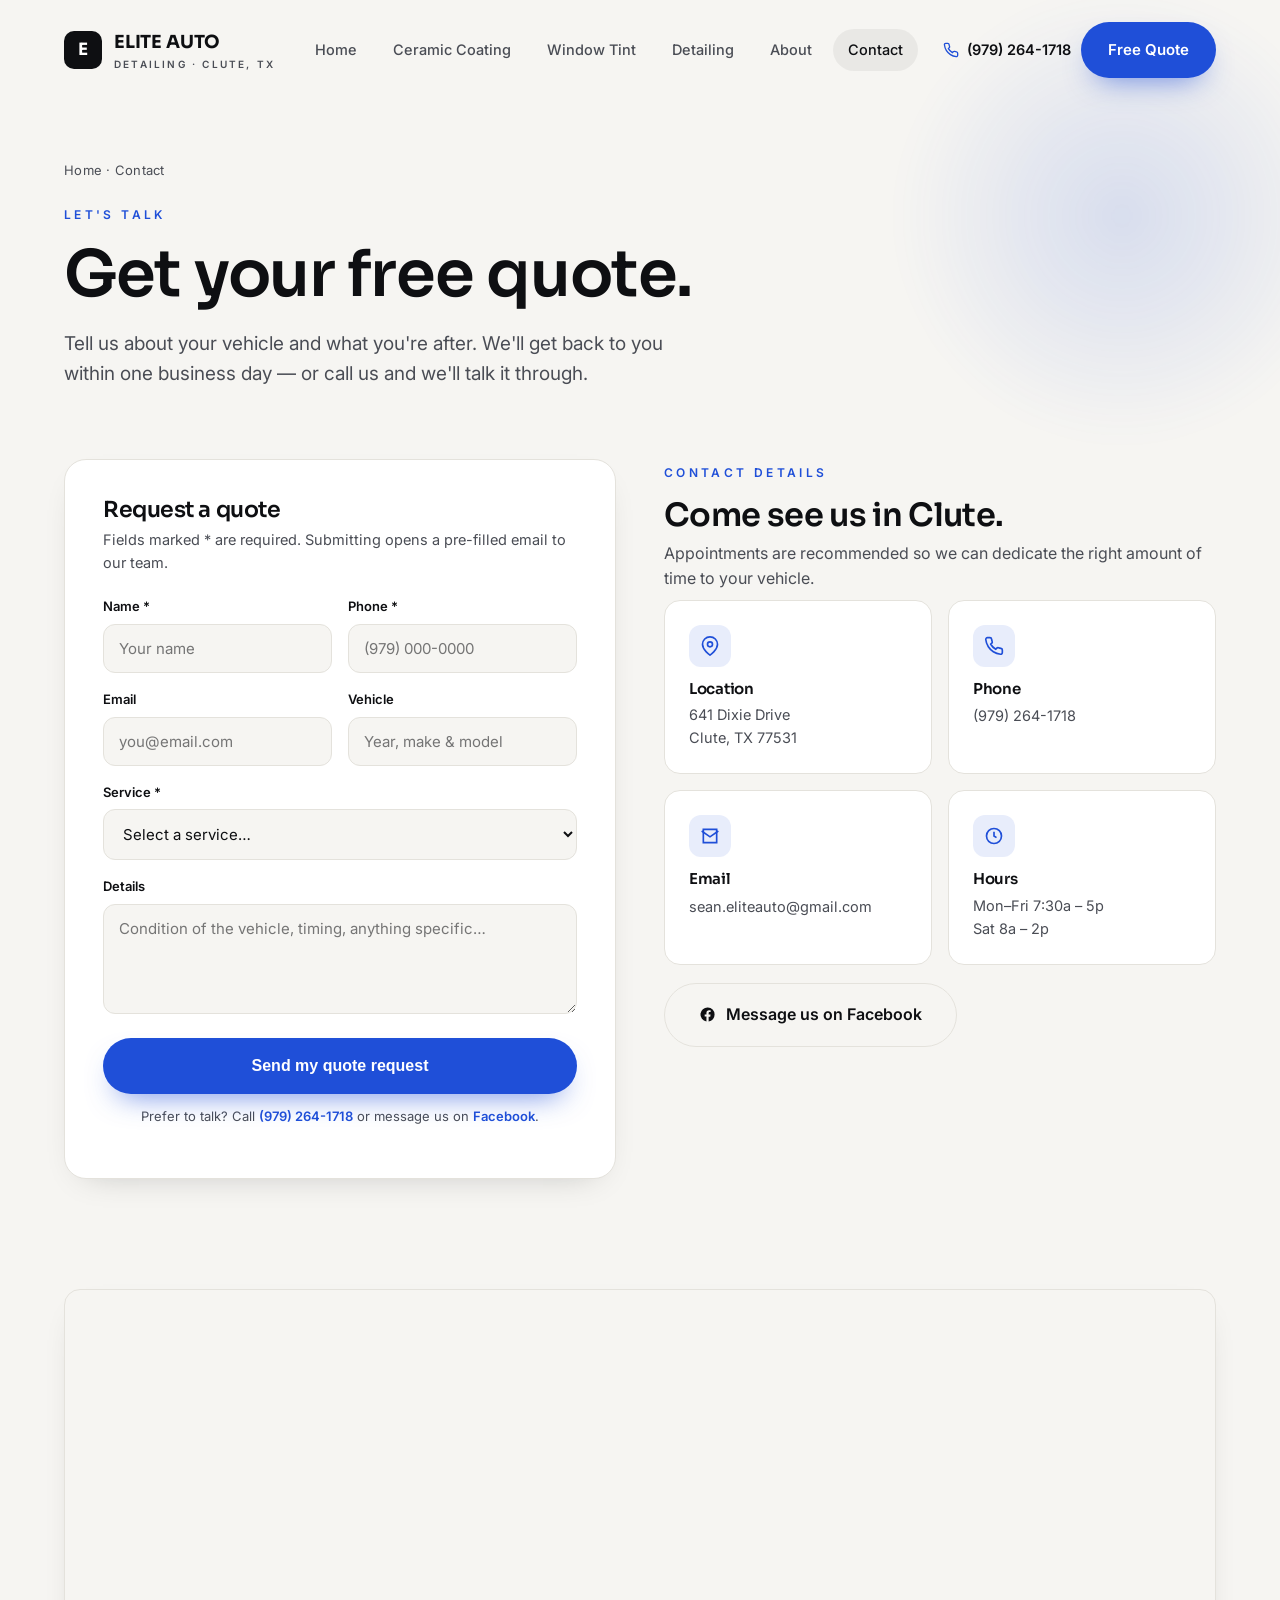
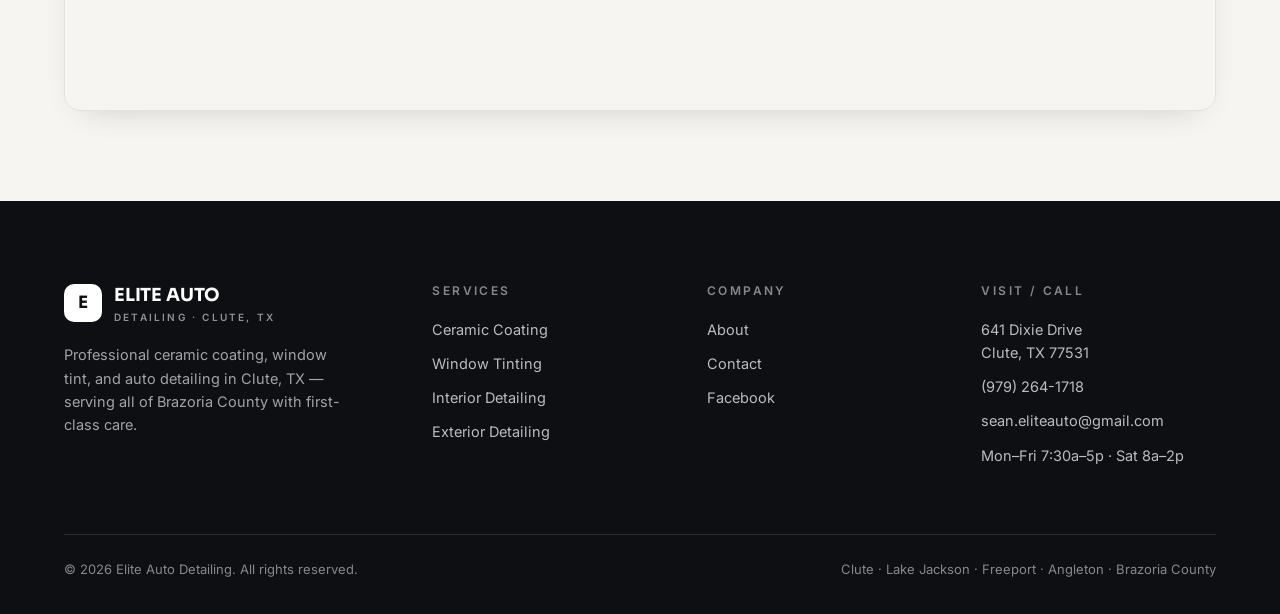
<file: contact.html>
<!DOCTYPE html>
<html lang="en">
<head>
<meta charset="UTF-8" />
<meta name="viewport" content="width=device-width, initial-scale=1" />
<title>Contact &amp; Free Quote | Elite Auto Detailing, Clute TX</title>
<meta name="description" content="Get a free quote for ceramic coating, window tint, or detailing in Clute, TX. Call (979) 264-1718 or send us your vehicle details. Serving Brazoria County." />
<link rel="preconnect" href="https://fonts.googleapis.com">
<link rel="preconnect" href="https://fonts.gstatic.com" crossorigin>
<link href="https://fonts.googleapis.com/css2?family=Inter:wght@400;500;600&family=Sora:wght@400;600;700&display=swap" rel="stylesheet">
<link rel="stylesheet" href="styles.css" />
</head>
<body>
<div class="progress"></div>

<header class="site-header">
  <div class="container nav">
    <a class="brand" href="index.html"><span class="mark">E</span><span>ELITE AUTO<small>DETAILING · CLUTE, TX</small></span></a>
    <nav class="nav-links">
      <a href="index.html">Home</a><a href="ceramic-coating.html">Ceramic Coating</a><a href="window-tint.html">Window Tint</a><a href="detailing.html">Detailing</a><a href="about.html">About</a><a href="contact.html">Contact</a>
    </nav>
    <div class="nav-cta">
      <a class="nav-phone" href="tel:9792641718"><svg viewBox="0 0 24 24" fill="none" stroke="currentColor" stroke-width="2"><path d="M22 16.92v3a2 2 0 0 1-2.18 2 19.79 19.79 0 0 1-8.63-3.07 19.5 19.5 0 0 1-6-6 19.79 19.79 0 0 1-3.07-8.67A2 2 0 0 1 4.11 2h3a2 2 0 0 1 2 1.72c.13.96.36 1.9.7 2.81a2 2 0 0 1-.45 2.11L8.09 9.91a16 16 0 0 0 6 6l1.27-1.27a2 2 0 0 1 2.11-.45c.9.34 1.85.57 2.81.7A2 2 0 0 1 22 16.92z"/></svg>(979) 264-1718</a>
      <a class="btn btn-primary" href="#quote" data-magnetic>Free Quote</a>
    </div>
    <button class="hamburger" aria-label="Open menu"><span></span><span></span><span></span></button>
  </div>
</header>
<div class="mobile-menu">
  <a href="index.html">Home</a><a href="ceramic-coating.html">Ceramic Coating</a><a href="window-tint.html">Window Tint</a><a href="detailing.html">Detailing</a><a href="about.html">About</a><a href="contact.html">Contact</a>
  <div class="m-foot"><a class="btn btn-primary btn-lg" href="#quote">Get a Free Quote</a><a class="btn btn-ghost btn-lg" href="tel:9792641718">Call (979) 264-1718</a></div>
</div>

<section class="page-hero" style="padding-bottom:30px">
  <div class="hero-glow"></div>
  <div class="container">
    <div class="breadcrumb"><a href="index.html">Home</a> · Contact</div>
    <span class="eyebrow" data-reveal>Let's talk</span>
    <h1 data-reveal data-reveal-delay="1">Get your free quote.</h1>
    <p data-reveal data-reveal-delay="2">Tell us about your vehicle and what you're after. We'll get back to you within one business day — or call us and we'll talk it through.</p>
  </div>
</section>

<section class="section" id="quote" style="padding-top:20px">
  <div class="container split" style="align-items:start;gap:48px">
    <!-- FORM -->
    <div class="quote-card" data-reveal>
      <h3 style="font-size:22px;margin-bottom:6px">Request a quote</h3>
      <p style="color:var(--ink-soft);font-size:14.5px;margin-bottom:22px">Fields marked * are required. Submitting opens a pre-filled email to our team.</p>
      <form data-quote>
        <div class="form-row">
          <div class="field"><label for="name">Name *</label><input id="name" name="name" type="text" required placeholder="Your name"></div>
          <div class="field"><label for="phone">Phone *</label><input id="phone" name="phone" type="tel" required placeholder="(979) 000-0000"></div>
        </div>
        <div class="form-row">
          <div class="field"><label for="email">Email</label><input id="email" name="email" type="email" placeholder="you@email.com"></div>
          <div class="field"><label for="vehicle">Vehicle</label><input id="vehicle" name="vehicle" type="text" placeholder="Year, make &amp; model"></div>
        </div>
        <div class="field">
          <label for="service">Service *</label>
          <select id="service" name="service" required>
            <option value="">Select a service…</option>
            <option>Ceramic Coating</option>
            <option>Window Tinting</option>
            <option>Interior Detailing</option>
            <option>Exterior Detailing</option>
            <option>Full Detail</option>
            <option>Not sure — need advice</option>
          </select>
        </div>
        <div class="field"><label for="message">Details</label><textarea id="message" name="message" placeholder="Condition of the vehicle, timing, anything specific…"></textarea></div>
        <button class="btn btn-primary btn-lg" type="submit" style="width:100%;justify-content:center" data-magnetic>Send my quote request</button>
        <p class="form-note" style="font-size:13px;color:var(--ink-soft);margin-top:12px;text-align:center">Prefer to talk? Call <a href="tel:9792641718" style="color:var(--accent);font-weight:600">(979) 264-1718</a> or message us on <a href="https://www.facebook.com/EliteAuto19" target="_blank" rel="noopener" style="color:var(--accent);font-weight:600">Facebook</a>.</p>
      </form>
    </div>

    <!-- INFO -->
    <div data-reveal data-reveal-delay="1">
      <span class="eyebrow">Contact details</span>
      <h2 style="font-size:32px;margin-bottom:8px">Come see us in Clute.</h2>
      <p style="color:var(--ink-soft);margin-bottom:8px">Appointments are recommended so we can dedicate the right amount of time to your vehicle.</p>
      <div class="info-grid">
        <div class="info-card">
          <div class="ic"><svg viewBox="0 0 24 24" fill="none" stroke="currentColor" stroke-width="2"><path d="M21 10c0 7-9 13-9 13S3 17 3 10a9 9 0 0 1 18 0z"/><circle cx="12" cy="10" r="3"/></svg></div>
          <h4>Location</h4><p>641 Dixie Drive<br>Clute, TX 77531</p>
        </div>
        <div class="info-card">
          <div class="ic"><svg viewBox="0 0 24 24" fill="none" stroke="currentColor" stroke-width="2"><path d="M22 16.92v3a2 2 0 0 1-2.18 2 19.79 19.79 0 0 1-8.63-3.07 19.5 19.5 0 0 1-6-6 19.79 19.79 0 0 1-3.07-8.67A2 2 0 0 1 4.11 2h3a2 2 0 0 1 2 1.72c.13.96.36 1.9.7 2.81a2 2 0 0 1-.45 2.11L8.09 9.91a16 16 0 0 0 6 6l1.27-1.27a2 2 0 0 1 2.11-.45c.9.34 1.85.57 2.81.7A2 2 0 0 1 22 16.92z"/></svg></div>
          <h4>Phone</h4><a href="tel:9792641718">(979) 264-1718</a>
        </div>
        <div class="info-card">
          <div class="ic"><svg viewBox="0 0 24 24" fill="none" stroke="currentColor" stroke-width="2"><path d="M4 4h16v16H4z"/><path d="m22 6-10 7L2 6"/></svg></div>
          <h4>Email</h4><a href="mailto:sean.eliteauto@gmail.com">sean.eliteauto@gmail.com</a>
        </div>
        <div class="info-card">
          <div class="ic"><svg viewBox="0 0 24 24" fill="none" stroke="currentColor" stroke-width="2"><circle cx="12" cy="12" r="9"/><path d="M12 7v5l3 2"/></svg></div>
          <h4>Hours</h4><p>Mon–Fri 7:30a – 5p<br>Sat 8a – 2p</p>
        </div>
      </div>
      <a class="btn btn-ghost btn-lg" href="https://www.facebook.com/EliteAuto19" target="_blank" rel="noopener" style="margin-top:18px">
        <svg viewBox="0 0 24 24" fill="currentColor" width="18" height="18"><path d="M22 12a10 10 0 1 0-11.5 9.9v-7H8v-2.9h2.5V9.8c0-2.5 1.5-3.8 3.7-3.8 1.1 0 2.2.2 2.2.2v2.4h-1.2c-1.2 0-1.6.8-1.6 1.6v1.9h2.7l-.4 2.9h-2.3v7A10 10 0 0 0 22 12z"/></svg>
        Message us on Facebook
      </a>
    </div>
  </div>
</section>

<!-- MAP -->
<section style="padding:0 0 90px">
  <div class="container" data-reveal>
    <div style="border-radius:var(--radius);overflow:hidden;border:1px solid var(--line);box-shadow:var(--shadow-soft);line-height:0">
      <iframe title="Elite Auto Detailing location" width="100%" height="420" style="border:0" loading="lazy" referrerpolicy="no-referrer-when-downgrade"
        src="https://www.google.com/maps?q=641+Dixie+Drive,+Clute,+TX+77531&output=embed"></iframe>
    </div>
  </div>
</section>

<footer class="site-footer">
  <div class="container">
    <div class="foot-grid">
      <div><a class="brand" href="index.html"><span class="mark">E</span><span>ELITE AUTO<small>DETAILING · CLUTE, TX</small></span></a><p class="foot-about">Professional ceramic coating, window tint, and auto detailing in Clute, TX — serving all of Brazoria County with first-class care.</p></div>
      <div class="foot-col"><h5>Services</h5><a href="ceramic-coating.html">Ceramic Coating</a><a href="window-tint.html">Window Tinting</a><a href="detailing.html">Interior Detailing</a><a href="detailing.html">Exterior Detailing</a></div>
      <div class="foot-col"><h5>Company</h5><a href="about.html">About</a><a href="contact.html">Contact</a><a href="https://www.facebook.com/EliteAuto19" target="_blank" rel="noopener">Facebook</a></div>
      <div class="foot-col"><h5>Visit / Call</h5><p>641 Dixie Drive<br>Clute, TX 77531</p><a href="tel:9792641718">(979) 264-1718</a><a href="mailto:sean.eliteauto@gmail.com">sean.eliteauto@gmail.com</a><p>Mon–Fri 7:30a–5p · Sat 8a–2p</p></div>
    </div>
    <div class="foot-bottom"><span>© <span data-year>2026</span> Elite Auto Detailing. All rights reserved.</span><span>Clute · Lake Jackson · Freeport · Angleton · Brazoria County</span></div>
  </div>
</footer>
<a class="fab" href="tel:9792641718" aria-label="Call Elite Auto Detailing"><svg viewBox="0 0 24 24" fill="none" stroke="currentColor" stroke-width="2"><path d="M22 16.92v3a2 2 0 0 1-2.18 2 19.79 19.79 0 0 1-8.63-3.07 19.5 19.5 0 0 1-6-6 19.79 19.79 0 0 1-3.07-8.67A2 2 0 0 1 4.11 2h3a2 2 0 0 1 2 1.72c.13.96.36 1.9.7 2.81a2 2 0 0 1-.45 2.11L8.09 9.91a16 16 0 0 0 6 6l1.27-1.27a2 2 0 0 1 2.11-.45c.9.34 1.85.57 2.81.7A2 2 0 0 1 22 16.92z"/></svg></a>
<script src="app.js"></script>
</body>
</html>
</file>
<file: styles.css>
/* =========================================================
   Elite Auto Detailing — Design System
   Light & clean minimalist. All animations custom (app.js).
   ========================================================= */

:root{
  --bg:#f6f5f2;
  --bg-alt:#ffffff;
  --ink:#0e0f12;
  --ink-soft:#4a4d55;
  --line:#e4e2dc;
  --accent:#1f4fd8;      /* clean cobalt */
  --accent-dark:#153bad;
  --gold:#c8a34e;        /* stars / subtle premium */
  --radius:16px;
  --radius-sm:10px;
  --shadow:0 22px 60px -30px rgba(14,15,18,.35);
  --shadow-soft:0 12px 34px -22px rgba(14,15,18,.30);
  --maxw:1200px;
  --ease:cubic-bezier(.22,.61,.36,1);
  --font-body:"Inter",system-ui,-apple-system,Segoe UI,Roboto,sans-serif;
  --font-head:"Sora","Inter",system-ui,sans-serif;
}

*{box-sizing:border-box}
html{scroll-behavior:smooth}
body{
  margin:0;
  font-family:var(--font-body);
  color:var(--ink);
  background:var(--bg);
  line-height:1.6;
  -webkit-font-smoothing:antialiased;
  overflow-x:hidden;
}
img{max-width:100%;display:block}
a{color:inherit;text-decoration:none}
h1,h2,h3,h4{font-family:var(--font-head);line-height:1.08;margin:0;font-weight:600;letter-spacing:-.02em}
p{margin:0 0 1em}
.container{width:100%;max-width:var(--maxw);margin:0 auto;padding:0 24px}

/* ---------- Utility labels ---------- */
.eyebrow{
  font-size:12px;letter-spacing:.28em;text-transform:uppercase;
  font-weight:600;color:var(--accent);display:inline-block;margin-bottom:16px;
}
.eyebrow.muted{color:var(--ink-soft)}
.section{padding:110px 0}
.section-head{max-width:640px;margin-bottom:56px}
.section-head h2{font-size:clamp(30px,4.4vw,52px)}
.section-head p{color:var(--ink-soft);font-size:18px;margin-top:18px}
.text-center{text-align:center}
.center-head{margin-left:auto;margin-right:auto}

/* ---------- Buttons ---------- */
.btn{
  --bpx:26px;
  display:inline-flex;align-items:center;gap:10px;
  padding:15px var(--bpx);border-radius:999px;font-weight:600;font-size:15px;
  cursor:pointer;border:1px solid transparent;position:relative;
  transition:transform .5s var(--ease),background .35s var(--ease),color .35s var(--ease),box-shadow .5s var(--ease);
  will-change:transform;
}
.btn svg{width:17px;height:17px}
.btn-primary{background:var(--accent);color:#fff;box-shadow:0 14px 30px -14px rgba(31,79,216,.7)}
.btn-primary:hover{background:var(--accent-dark);transform:translateY(-2px)}
.btn-dark{background:var(--ink);color:#fff}
.btn-dark:hover{transform:translateY(-2px);box-shadow:var(--shadow-soft)}
.btn-ghost{background:transparent;color:var(--ink);border-color:var(--line)}
.btn-ghost:hover{border-color:var(--ink);transform:translateY(-2px)}
.btn-lg{padding:18px 34px;font-size:16px}

/* ---------- Header / Nav ---------- */
.site-header{
  position:fixed;top:0;left:0;right:0;z-index:60;
  transition:background .4s var(--ease),box-shadow .4s var(--ease),padding .4s var(--ease);
  padding:22px 0;
}
.site-header.scrolled{
  background:rgba(246,245,242,.82);
  backdrop-filter:saturate(160%) blur(14px);
  box-shadow:0 1px 0 var(--line);
  padding:12px 0;
}
.nav{display:flex;align-items:center;justify-content:space-between;gap:24px}
.brand{display:flex;align-items:center;gap:12px;font-family:var(--font-head);font-weight:700;letter-spacing:-.01em;font-size:18px}
.brand .mark{
  width:38px;height:38px;border-radius:10px;background:var(--ink);color:#fff;
  display:grid;place-items:center;font-family:var(--font-head);font-weight:700;font-size:17px;
  transition:transform .5s var(--ease);
}
.brand:hover .mark{transform:rotate(-8deg) scale(1.05)}
.brand small{display:block;font-size:10px;letter-spacing:.22em;color:var(--ink-soft);font-weight:600;font-family:var(--font-body)}
.nav-links{display:flex;align-items:center;gap:6px}
.nav-links a{
  padding:9px 15px;border-radius:999px;font-size:14.5px;font-weight:500;color:var(--ink-soft);
  transition:color .3s var(--ease),background .3s var(--ease);
  position:relative;
}
.nav-links a:hover,.nav-links a.active{color:var(--ink);background:rgba(14,15,18,.05)}
.nav-cta{display:flex;align-items:center;gap:10px}
.nav-phone{display:inline-flex;align-items:center;gap:8px;font-weight:600;font-size:14.5px;color:var(--ink)}
.nav-phone svg{width:16px;height:16px;color:var(--accent)}

.hamburger{display:none;width:44px;height:44px;border:1px solid var(--line);border-radius:12px;background:var(--bg-alt);cursor:pointer;position:relative}
.hamburger span{position:absolute;left:12px;right:12px;height:2px;background:var(--ink);transition:transform .4s var(--ease),opacity .3s var(--ease);border-radius:2px}
.hamburger span:nth-child(1){top:16px}
.hamburger span:nth-child(2){top:22px}
.hamburger span:nth-child(3){top:28px}
.hamburger.open span:nth-child(1){transform:translateY(6px) rotate(45deg)}
.hamburger.open span:nth-child(2){opacity:0}
.hamburger.open span:nth-child(3){transform:translateY(-6px) rotate(-45deg)}

/* Mobile drawer */
.mobile-menu{
  position:fixed;inset:0;z-index:55;background:var(--bg);
  transform:translateY(-100%);transition:transform .6s var(--ease);
  display:flex;flex-direction:column;justify-content:center;padding:0 32px;
}
.mobile-menu.open{transform:translateY(0)}
.mobile-menu a{
  font-family:var(--font-head);font-size:34px;font-weight:600;padding:12px 0;
  border-bottom:1px solid var(--line);opacity:0;transform:translateY(18px);
  transition:opacity .5s var(--ease),transform .5s var(--ease);
}
.mobile-menu.open a{opacity:1;transform:none}
.mobile-menu .m-foot{margin-top:34px;display:flex;flex-direction:column;gap:14px;opacity:0;transition:opacity .6s .3s var(--ease)}
.mobile-menu.open .m-foot{opacity:1}

/* ---------- Hero ---------- */
.hero{position:relative;padding:170px 0 90px;overflow:hidden}
.hero-grid{display:grid;grid-template-columns:1.05fr .95fr;gap:60px;align-items:center}
.hero h1{font-size:clamp(38px,6.2vw,74px);letter-spacing:-.03em}
.hero h1 .line{display:block;overflow:hidden}
.hero h1 .line span{display:block;transform:translateY(110%);transition:transform .9s var(--ease)}
.hero.ready h1 .line span{transform:none}
.hero .sub{font-size:19px;color:var(--ink-soft);max-width:520px;margin:26px 0 34px}
.hero .cta-row{display:flex;gap:14px;flex-wrap:wrap;align-items:center}
.hero-media{position:relative}
.hero-media .frame{
  border-radius:22px;overflow:hidden;box-shadow:var(--shadow);position:relative;
  aspect-ratio:4/5;
}
.hero-media .frame img{width:100%;height:100%;object-fit:cover;transform:scale(1.12)}
.hero.ready .hero-media .frame img{transition:transform 1.6s var(--ease);transform:scale(1.02)}
.hero-badge{
  position:absolute;left:-24px;bottom:34px;background:var(--bg-alt);border:1px solid var(--line);
  border-radius:16px;padding:16px 20px;box-shadow:var(--shadow-soft);display:flex;gap:14px;align-items:center;
}
.hero-badge .num{font-family:var(--font-head);font-size:26px;font-weight:700}
.hero-badge small{color:var(--ink-soft);font-size:12.5px;display:block;max-width:120px}
.hero-trust{display:flex;gap:28px;margin-top:40px;flex-wrap:wrap}
.hero-trust .t{display:flex;align-items:center;gap:10px;font-size:14px;color:var(--ink-soft)}
.hero-trust .t svg{width:18px;height:18px;color:var(--accent)}
.hero-glow{position:absolute;top:-10%;right:-8%;width:520px;height:520px;border-radius:50%;
  background:radial-gradient(circle,rgba(31,79,216,.14),transparent 62%);filter:blur(10px);z-index:-1}

/* ---------- Reveal animation ---------- */
[data-reveal]{opacity:0;transform:translateY(26px);transition:opacity .9s var(--ease),transform .9s var(--ease)}
[data-reveal].in{opacity:1;transform:none}
[data-reveal-delay="1"]{transition-delay:.08s}
[data-reveal-delay="2"]{transition-delay:.16s}
[data-reveal-delay="3"]{transition-delay:.24s}
[data-reveal-delay="4"]{transition-delay:.32s}
[data-reveal-delay="5"]{transition-delay:.40s}

/* ---------- Services ---------- */
.svc-grid{display:grid;grid-template-columns:repeat(2,1fr);gap:22px}
.svc-card{
  position:relative;background:var(--bg-alt);border:1px solid var(--line);border-radius:var(--radius);
  padding:0;overflow:hidden;display:flex;flex-direction:column;
  transition:transform .6s var(--ease),box-shadow .6s var(--ease),border-color .6s var(--ease);
}
.svc-card:hover{transform:translateY(-6px);box-shadow:var(--shadow);border-color:transparent}
.svc-card .media{aspect-ratio:16/10;overflow:hidden}
.svc-card .media img{width:100%;height:100%;object-fit:cover;transition:transform 1.1s var(--ease)}
.svc-card:hover .media img{transform:scale(1.07)}
.svc-card .body{padding:26px 26px 30px}
.svc-card .idx{font-family:var(--font-head);font-size:13px;color:var(--accent);font-weight:700;letter-spacing:.1em}
.svc-card h3{font-size:23px;margin:6px 0 10px}
.svc-card p{color:var(--ink-soft);font-size:15px;margin:0 0 18px}
.svc-card .more{display:inline-flex;align-items:center;gap:8px;font-weight:600;font-size:14px;color:var(--ink)}
.svc-card .more svg{width:16px;height:16px;transition:transform .4s var(--ease)}
.svc-card:hover .more svg{transform:translateX(5px)}

/* ---------- Split / About ---------- */
.split{display:grid;grid-template-columns:1fr 1fr;gap:64px;align-items:center}
.split.reverse .split-media{order:2}
.split-media{position:relative}
.split-media img{border-radius:var(--radius);box-shadow:var(--shadow-soft);width:100%;aspect-ratio:5/4;object-fit:cover}
.split-body h2{font-size:clamp(28px,3.8vw,44px)}
.split-body p{color:var(--ink-soft);font-size:17px;margin-top:18px}
.tick-list{list-style:none;padding:0;margin:26px 0 30px;display:grid;gap:14px}
.tick-list li{display:flex;gap:12px;align-items:flex-start;font-size:15.5px}
.tick-list svg{width:22px;height:22px;color:var(--accent);flex:0 0 auto;margin-top:1px}

/* ---------- Stats ---------- */
.stats{display:grid;grid-template-columns:repeat(4,1fr);gap:24px;border-top:1px solid var(--line);border-bottom:1px solid var(--line);padding:46px 0}
.stat .n{font-family:var(--font-head);font-size:clamp(34px,5vw,52px);font-weight:700;letter-spacing:-.03em}
.stat .n .suf{color:var(--accent)}
.stat p{margin:6px 0 0;color:var(--ink-soft);font-size:14px}

/* ---------- Testimonials ---------- */
.tst-grid{display:grid;grid-template-columns:repeat(3,1fr);gap:22px}
.tst{background:var(--bg-alt);border:1px solid var(--line);border-radius:var(--radius);padding:30px 28px;display:flex;flex-direction:column}
.tst .stars{display:flex;gap:3px;margin-bottom:16px}
.tst .stars svg{width:17px;height:17px;color:var(--gold)}
.tst blockquote{margin:0;font-size:16px;line-height:1.65;flex:1}
.tst .who{margin-top:22px;display:flex;align-items:center;gap:12px}
.tst .who .av{width:40px;height:40px;border-radius:50%;background:var(--ink);color:#fff;display:grid;place-items:center;font-weight:700;font-family:var(--font-head)}
.tst .who b{display:block;font-size:15px}
.tst .who small{color:var(--ink-soft);font-size:12.5px}

/* ---------- Marquee (service areas) ---------- */
.marquee{border-top:1px solid var(--line);border-bottom:1px solid var(--line);overflow:hidden;padding:26px 0;background:var(--bg-alt)}
.marquee-track{display:flex;gap:56px;white-space:nowrap;width:max-content;animation:scrollx 26s linear infinite}
.marquee:hover .marquee-track{animation-play-state:paused}
.marquee-track span{font-family:var(--font-head);font-size:20px;font-weight:600;color:var(--ink);display:inline-flex;align-items:center;gap:56px;letter-spacing:-.01em}
.marquee-track span::after{content:"";width:7px;height:7px;border-radius:50%;background:var(--accent)}
@keyframes scrollx{to{transform:translateX(-50%)}}

/* ---------- CTA band ---------- */
.cta-band{position:relative;border-radius:26px;overflow:hidden;background:var(--ink);color:#fff;padding:70px 60px}
.cta-band .glow{position:absolute;inset:0;background:radial-gradient(600px 300px at 80% 20%,rgba(31,79,216,.45),transparent 60%)}
.cta-band-inner{position:relative;display:flex;justify-content:space-between;align-items:center;gap:40px;flex-wrap:wrap}
.cta-band h2{font-size:clamp(28px,4vw,44px);max-width:640px}
.cta-band p{color:rgba(255,255,255,.72);margin-top:14px}
.cta-band .btn-primary{background:#fff;color:var(--ink)}
.cta-band .btn-primary:hover{background:#eee}
.cta-band .btn-ghost{color:#fff;border-color:rgba(255,255,255,.3)}
.cta-band .btn-ghost:hover{border-color:#fff}

/* ---------- FAQ ---------- */
.faq-wrap{max-width:820px;margin:0 auto}
.faq{border-bottom:1px solid var(--line)}
.faq-q{width:100%;text-align:left;background:none;border:0;cursor:pointer;padding:24px 0;
  display:flex;justify-content:space-between;align-items:center;gap:20px;
  font-family:var(--font-head);font-weight:600;font-size:18px;color:var(--ink)}
.faq-q .ic{flex:0 0 auto;width:30px;height:30px;border:1px solid var(--line);border-radius:50%;position:relative;transition:background .3s var(--ease),border-color .3s var(--ease)}
.faq-q .ic::before,.faq-q .ic::after{content:"";position:absolute;background:var(--ink);left:50%;top:50%;transition:transform .35s var(--ease),background .3s}
.faq-q .ic::before{width:12px;height:2px;transform:translate(-50%,-50%)}
.faq-q .ic::after{width:2px;height:12px;transform:translate(-50%,-50%)}
.faq.open .faq-q .ic{background:var(--accent);border-color:var(--accent)}
.faq.open .faq-q .ic::before,.faq.open .faq-q .ic::after{background:#fff}
.faq.open .faq-q .ic::after{transform:translate(-50%,-50%) scaleY(0)}
.faq-a{overflow:hidden;height:0;transition:height .45s var(--ease)}
.faq-a .inner{padding:0 0 24px;color:var(--ink-soft);font-size:16px;max-width:680px}

/* ---------- Quote form ---------- */
.quote-card{background:var(--bg-alt);border:1px solid var(--line);border-radius:22px;padding:38px;box-shadow:var(--shadow-soft)}
.form-row{display:grid;grid-template-columns:1fr 1fr;gap:16px}
.field{margin-bottom:16px}
.field label{display:block;font-size:13px;font-weight:600;margin-bottom:7px;color:var(--ink)}
.field input,.field select,.field textarea{
  width:100%;padding:14px 15px;border:1px solid var(--line);border-radius:12px;background:var(--bg);
  font-family:inherit;font-size:15px;color:var(--ink);transition:border-color .3s var(--ease),box-shadow .3s var(--ease)}
.field input:focus,.field select:focus,.field textarea:focus{outline:none;border-color:var(--accent);box-shadow:0 0 0 4px rgba(31,79,216,.12)}
.field textarea{min-height:110px;resize:vertical}

/* ---------- Contact info cards ---------- */
.info-grid{display:grid;grid-template-columns:repeat(2,1fr);gap:16px;margin-top:8px}
.info-card{background:var(--bg-alt);border:1px solid var(--line);border-radius:var(--radius);padding:24px}
.info-card .ic{width:42px;height:42px;border-radius:12px;background:rgba(31,79,216,.1);color:var(--accent);display:grid;place-items:center;margin-bottom:14px}
.info-card .ic svg{width:20px;height:20px}
.info-card h4{font-size:15px;margin-bottom:6px}
.info-card p,.info-card a{color:var(--ink-soft);font-size:14.5px;margin:0}
.info-card a:hover{color:var(--accent)}

/* ---------- Page hero (interior pages) ---------- */
.page-hero{padding:160px 0 60px;position:relative}
.page-hero h1{font-size:clamp(34px,5.4vw,64px);max-width:800px}
.page-hero p{color:var(--ink-soft);font-size:19px;max-width:600px;margin-top:20px}
.breadcrumb{font-size:13px;color:var(--ink-soft);margin-bottom:20px;letter-spacing:.02em}
.breadcrumb a:hover{color:var(--accent)}

/* ---------- Footer ---------- */
.site-footer{background:var(--ink);color:#fff;padding:80px 0 34px;margin-top:0}
.foot-grid{display:grid;grid-template-columns:1.4fr 1fr 1fr 1fr;gap:40px}
.site-footer .brand{color:#fff}
.site-footer .brand .mark{background:#fff;color:var(--ink)}
.site-footer .brand small{color:rgba(255,255,255,.55)}
.foot-about{color:rgba(255,255,255,.62);font-size:14.5px;margin-top:18px;max-width:280px}
.foot-col h5{font-size:12px;letter-spacing:.2em;text-transform:uppercase;color:rgba(255,255,255,.5);margin:0 0 18px;font-family:var(--font-body);font-weight:600}
.foot-col a,.foot-col p{display:block;color:rgba(255,255,255,.72);font-size:14.5px;margin:0 0 11px;transition:color .3s}
.foot-col a:hover{color:#fff}
.foot-bottom{border-top:1px solid rgba(255,255,255,.12);margin-top:56px;padding-top:24px;display:flex;justify-content:space-between;gap:16px;flex-wrap:wrap;color:rgba(255,255,255,.5);font-size:13px}
.foot-bottom a{color:rgba(255,255,255,.7)}
.foot-bottom a:hover{color:#fff}

/* ---------- Floating call button (mobile) ---------- */
.fab{position:fixed;right:18px;bottom:18px;z-index:50;background:var(--accent);color:#fff;width:58px;height:58px;border-radius:50%;display:none;place-items:center;box-shadow:0 16px 32px -12px rgba(31,79,216,.8);animation:pulse 2.4s infinite}
.fab svg{width:24px;height:24px}
@keyframes pulse{0%{box-shadow:0 0 0 0 rgba(31,79,216,.5)}70%{box-shadow:0 0 0 16px rgba(31,79,216,0)}100%{box-shadow:0 0 0 0 rgba(31,79,216,0)}}

/* ---------- Scroll progress bar ---------- */
.progress{position:fixed;top:0;left:0;height:3px;width:0;background:var(--accent);z-index:70;transition:width .1s linear}

/* ---------- Responsive ---------- */
@media (max-width:960px){
  .nav-links,.nav-cta{display:none}
  .hamburger{display:block}
  .hero-grid{grid-template-columns:1fr;gap:44px}
  .hero-media{max-width:460px}
  .split{grid-template-columns:1fr;gap:36px}
  .split.reverse .split-media{order:0}
  .svc-grid,.tst-grid,.info-grid{grid-template-columns:1fr}
  .stats{grid-template-columns:repeat(2,1fr);gap:32px 24px}
  .cta-band{padding:48px 30px}
  .fab{display:grid}
  .foot-grid{grid-template-columns:1fr 1fr;gap:32px}
}
@media (max-width:600px){
  .section{padding:74px 0}
  .form-row{grid-template-columns:1fr}
  .foot-grid{grid-template-columns:1fr}
  .cta-band-inner{flex-direction:column;align-items:flex-start}
  .hero-badge{left:12px}
}
@media (prefers-reduced-motion:reduce){
  *{animation:none!important;transition:none!important}
  [data-reveal]{opacity:1!important;transform:none!important}
  .hero h1 .line span{transform:none!important}
}
</file>
